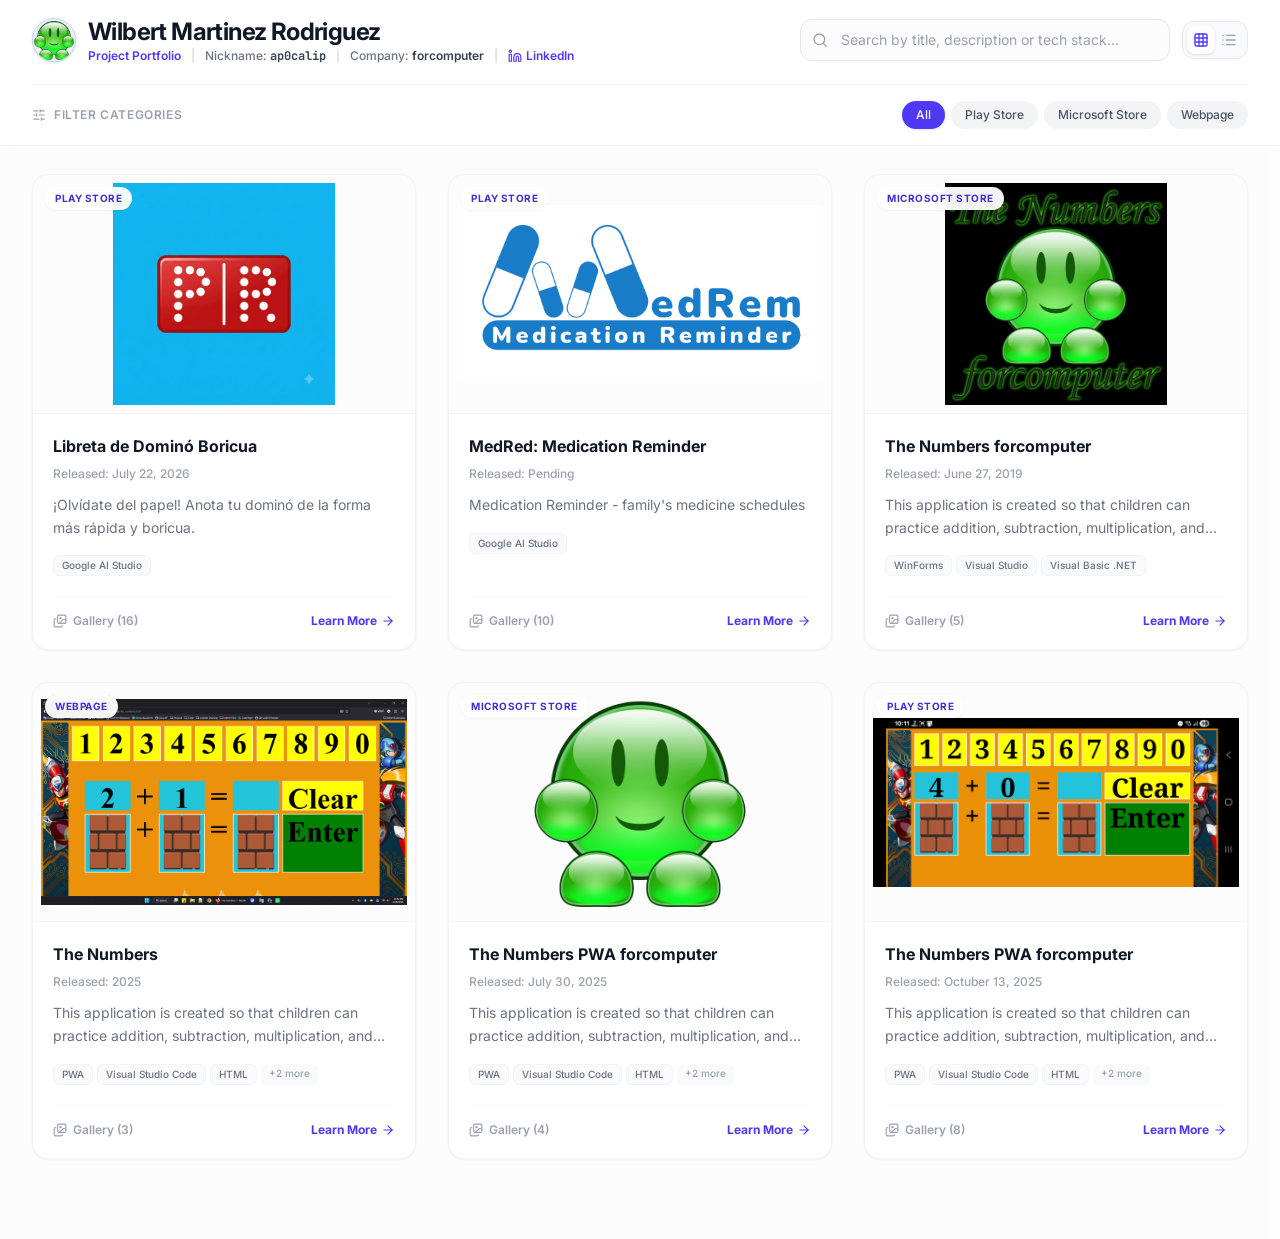
<file: index.html>
<!doctype html>
<html lang="en">
  <head>
    <meta charset="UTF-8" />
    <meta name="viewport" content="width=device-width, initial-scale=1.0" />
    <title>Wilbert Martinez Rodriguez — Project Portfolio</title>
    <link rel="icon" type="image/png" sizes="192x192" href="./192x192.png">
    <link rel="icon" type="image/png" sizes="512x512" href="./512x512.png">
    <script type="module" crossorigin src="/assets/index-BxVUSKHh.js"></script>
    <link rel="stylesheet" crossorigin href="/assets/index-DpxQ8Vhz.css">
  </head>
  <body>
    <div id="root"></div>
  </body>
</html>
</file>
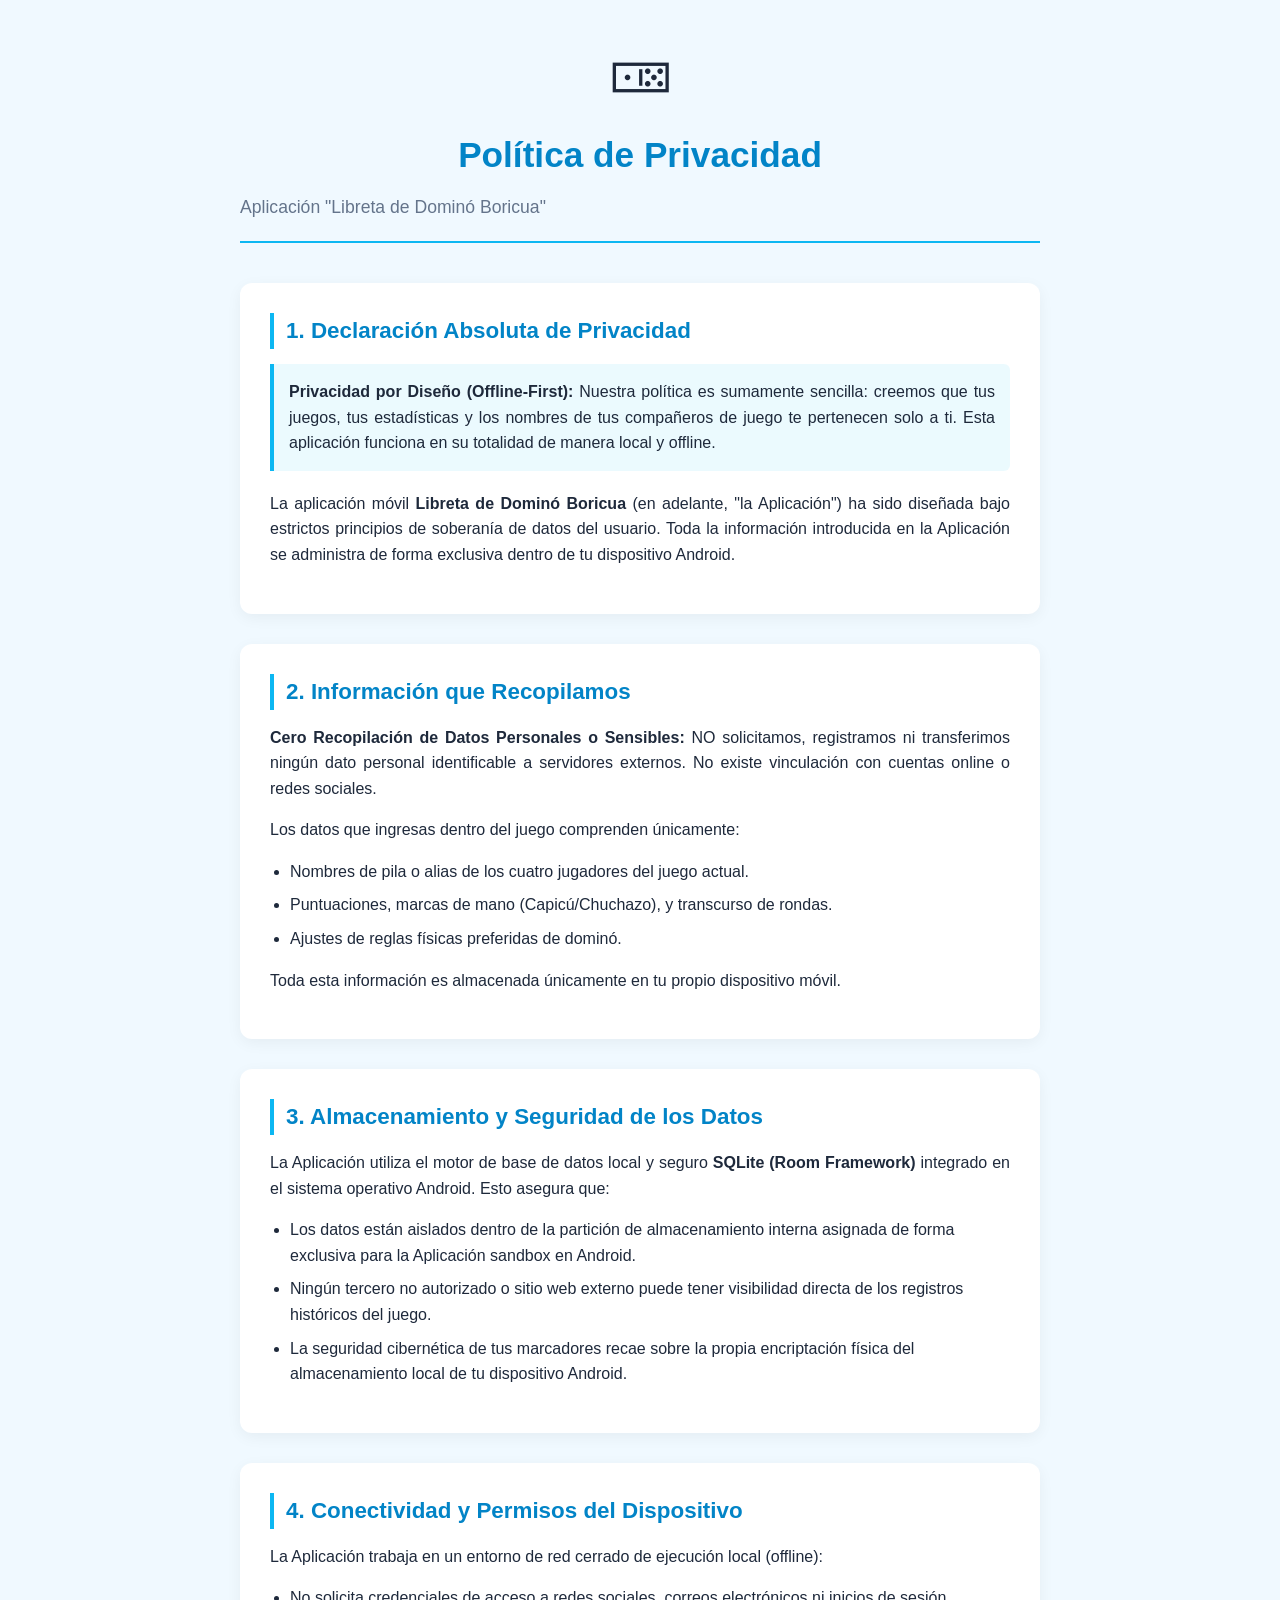
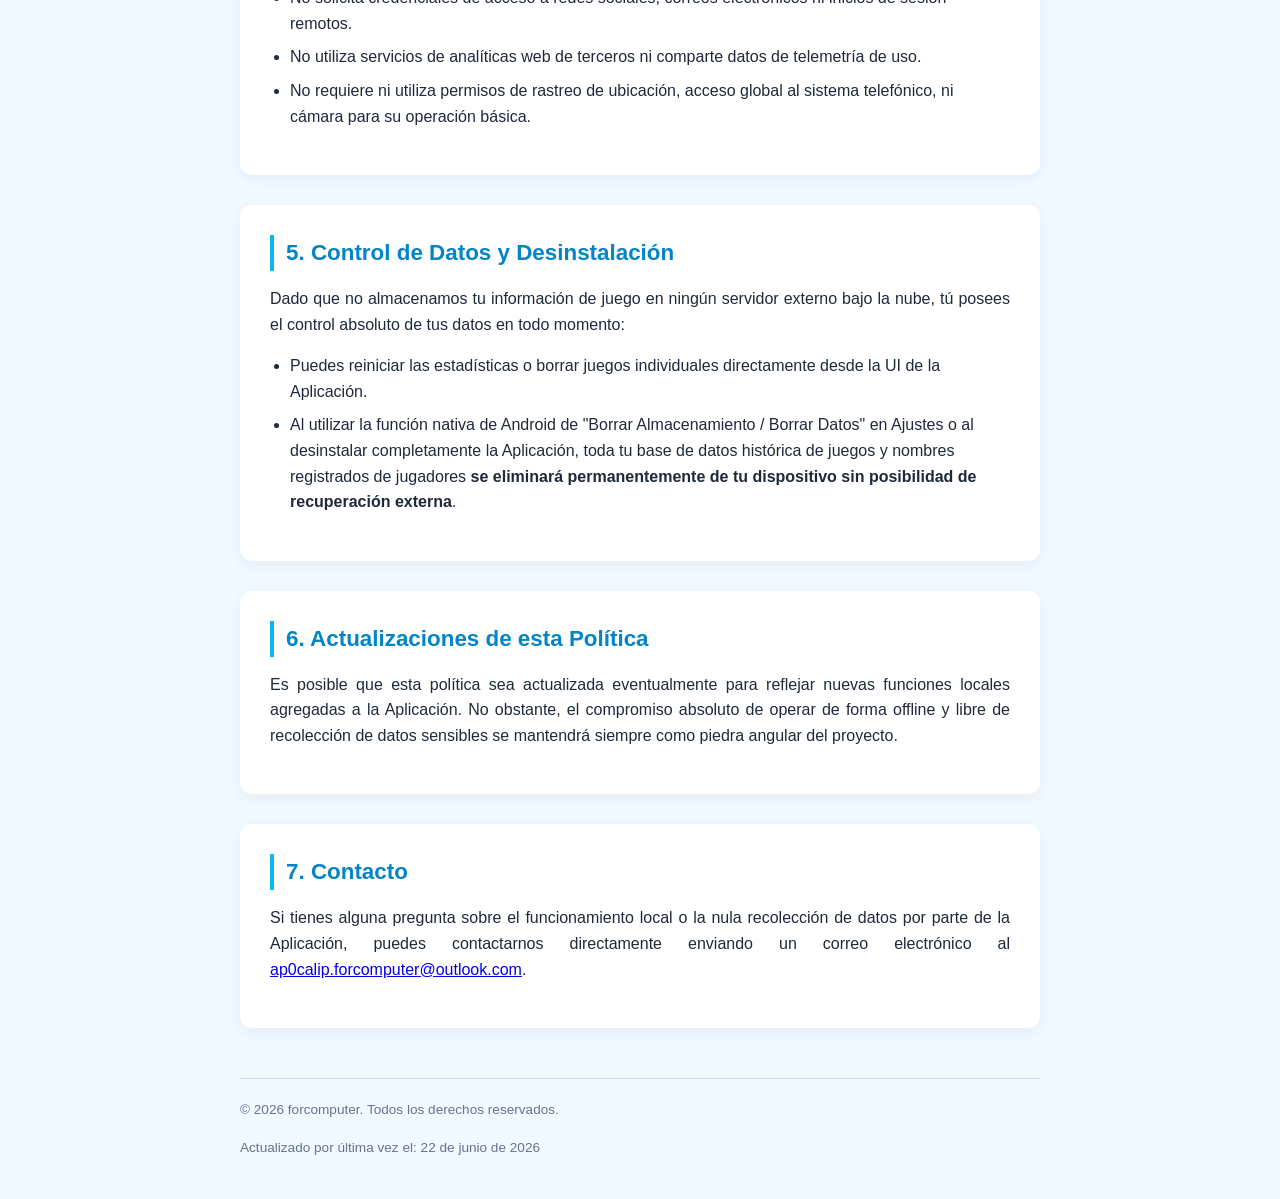
<file: domino_privacy_policy.html>
<!DOCTYPE html>
<html lang="es">
<head>
    <meta charset="UTF-8">
    <meta name="viewport" content="width=device-width, initial-scale=1.0">
    <title>Política de Privacidad - Libreta de Dominó Boricua</title>
    <style>
        :root {
            --primary: #0CB7F2;
            --primary-dark: #0284C7;
            --slate-dark: #0B132B;
            --slate-light: #1C2541;
            --background: #F0F9FF;
            --text-dark: #1E293B;
            --text-muted: #64748B;
            --card-bg: #FFFFFF;
        }

        @media (prefers-color-scheme: dark) {
            :root {
                --background: #0B132B;
                --text-dark: #F1F5F9;
                --text-muted: #94A3B8;
                --card-bg: #1C2541;
            }
        }

        body {
            font-family: -apple-system, BlinkMacSystemFont, "Segoe UI", Roboto, Helvetica, Arial, sans-serif;
            line-height: 1.6;
            color: var(--text-dark);
            background-color: var(--background);
            margin: 0;
            padding: 0;
            transition: background-color 0.3s, color 0.3s;
        }

        .container {
            max-width: 800px;
            margin: 40px auto;
            padding: 0 20px;
        }

        .header {
            text-align: center;
            margin-bottom: 40px;
            padding-bottom: 20px;
            border-bottom: 2px solid var(--primary);
        }

        .logo-symbol {
            font-size: 48px;
            margin-bottom: 10px;
            display: inline-block;
        }

        h1 {
            font-size: 2.2rem;
            margin: 0 0 10px 0;
            color: var(--primary-dark);
        }

        .subtitle {
            font-size: 1.1rem;
            color: var(--text-muted);
            margin: 0;
        }

        .card {
            background-color: var(--card-bg);
            border-radius: 12px;
            box-shadow: 0 4px 15px rgba(0, 0, 0, 0.05);
            padding: 30px;
            margin-bottom: 30px;
        }

        h2 {
            font-size: 1.4rem;
            color: var(--primary-dark);
            margin-top: 0;
            margin-bottom: 15px;
            border-left: 4px solid var(--primary);
            padding-left: 12px;
        }

        p {
            margin-top: 0;
            margin-bottom: 16px;
            text-align: justify;
        }

        ul {
            padding-left: 20px;
            margin-top: 0;
            margin-bottom: 16px;
        }

        li {
            margin-bottom: 8px;
        }

        .footer {
            text-align: center;
            font-size: 0.85rem;
            color: var(--text-muted);
            margin-top: 50px;
            border-top: 1px solid rgba(0, 0, 0, 0.1);
            padding-top: 20px;
        }

        .highlight-box {
            background-color: rgba(12, 183, 242, 0.08);
            border-left: 4px solid var(--primary);
            padding: 15px;
            border-top-right-radius: 6px;
            border-bottom-right-radius: 6px;
            margin-bottom: 20px;
        }

        .highlight-box p:last-child {
            margin-bottom: 0;
        }
    </style>
</head>
<body>

    <div class="container">
        <div class="header">
            <div class="logo-symbol">🀽</div>
            <h1>Política de Privacidad</h1>
            <p class="subtitle">Aplicación "Libreta de Dominó Boricua"</p>
        </div>

        <div class="card">
            <h2>1. Declaración Absoluta de Privacidad</h2>
            <div class="highlight-box">
                <p><strong>Privacidad por Diseño (Offline-First):</strong> Nuestra política es sumamente sencilla: creemos que tus juegos, tus estadísticas y los nombres de tus compañeros de juego te pertenecen solo a ti. Esta aplicación funciona en su totalidad de manera local y offline.</p>
            </div>
            <p>La aplicación móvil <strong>Libreta de Dominó Boricua</strong> (en adelante, "la Aplicación") ha sido diseñada bajo estrictos principios de soberanía de datos del usuario. Toda la información introducida en la Aplicación se administra de forma exclusiva dentro de tu dispositivo Android.</p>
        </div>

        <div class="card">
            <h2>2. Información que Recopilamos</h2>
            <p><strong>Cero Recopilación de Datos Personales o Sensibles:</strong> NO solicitamos, registramos ni transferimos ningún dato personal identificable a servidores externos. No existe vinculación con cuentas online o redes sociales.</p>
            <p>Los datos que ingresas dentro del juego comprenden únicamente:</p>
            <ul>
                <li>Nombres de pila o alias de los cuatro jugadores del juego actual.</li>
                <li>Puntuaciones, marcas de mano (Capicú/Chuchazo), y transcurso de rondas.</li>
                <li>Ajustes de reglas físicas preferidas de dominó.</li>
            </ul>
            <p>Toda esta información es almacenada únicamente en tu propio dispositivo móvil.</p>
        </div>

        <div class="card">
            <h2>3. Almacenamiento y Seguridad de los Datos</h2>
            <p>La Aplicación utiliza el motor de base de datos local y seguro <strong>SQLite (Room Framework)</strong> integrado en el sistema operativo Android. Esto asegura que:</p>
            <ul>
                <li>Los datos están aislados dentro de la partición de almacenamiento interna asignada de forma exclusiva para la Aplicación sandbox en Android.</li>
                <li>Ningún tercero no autorizado o sitio web externo puede tener visibilidad directa de los registros históricos del juego.</li>
                <li>La seguridad cibernética de tus marcadores recae sobre la propia encriptación física del almacenamiento local de tu dispositivo Android.</li>
            </ul>
        </div>

        <div class="card">
            <h2>4. Conectividad y Permisos del Dispositivo</h2>
            <p>La Aplicación trabaja en un entorno de red cerrado de ejecución local (offline):</p>
            <ul>
                <li>No solicita credenciales de acceso a redes sociales, correos electrónicos ni inicios de sesión remotos.</li>
                <li>No utiliza servicios de analíticas web de terceros ni comparte datos de telemetría de uso.</li>
                <li>No requiere ni utiliza permisos de rastreo de ubicación, acceso global al sistema telefónico, ni cámara para su operación básica.</li>
            </ul>
        </div>

        <div class="card">
            <h2>5. Control de Datos y Desinstalación</h2>
            <p>Dado que no almacenamos tu información de juego en ningún servidor externo bajo la nube, tú posees el control absoluto de tus datos en todo momento:</p>
            <ul>
                <li>Puedes reiniciar las estadísticas o borrar juegos individuales directamente desde la UI de la Aplicación.</li>
                <li>Al utilizar la función nativa de Android de "Borrar Almacenamiento / Borrar Datos" en Ajustes o al desinstalar completamente la Aplicación, toda tu base de datos histórica de juegos y nombres registrados de jugadores <strong>se eliminará permanentemente de tu dispositivo sin posibilidad de recuperación externa</strong>.</li>
            </ul>
        </div>

        <div class="card">
            <h2>6. Actualizaciones de esta Política</h2>
            <p>Es posible que esta política sea actualizada eventualmente para reflejar nuevas funciones locales agregadas a la Aplicación. No obstante, el compromiso absoluto de operar de forma offline y libre de recolección de datos sensibles se mantendrá siempre como piedra angular del proyecto.</p>
        </div>

        <div class="card">
            <h2>7. Contacto</h2>
            <p>Si tienes alguna pregunta sobre el funcionamiento local o la nula recolección de datos por parte de la Aplicación, puedes contactarnos directamente enviando un correo electrónico al <a href="mailto:ap0calip.forcomputer@outlook.com">ap0calip.forcomputer@outlook.com</a>.</p>
        </div>

        <div class="footer">
            <p>&copy; 2026 forcomputer. Todos los derechos reservados.</p>
            <p>Actualizado por última vez el: 22 de junio de 2026</p>
        </div>
    </div>

</body>
</html>
</file>
<file: assets/index-DpxQ8Vhz.css>
@import"https://fonts.googleapis.com/css2?family=Inter:ital,wght@0,300..900;1,300..900&family=JetBrains+Mono:ital,wght@0,100..800;1,100..800&display=swap";/*! tailwindcss v4.3.3 | MIT License | https://tailwindcss.com */@layer properties{@supports (((-webkit-hyphens:none)) and (not (margin-trim:inline))) or ((-moz-orient:inline) and (not (color:rgb(from red r g b)))){*,:before,:after,::backdrop{--tw-translate-x:0;--tw-translate-y:0;--tw-translate-z:0;--tw-scale-x:1;--tw-scale-y:1;--tw-scale-z:1;--tw-space-y-reverse:0;--tw-border-style:solid;--tw-gradient-position:initial;--tw-gradient-from:#0000;--tw-gradient-via:#0000;--tw-gradient-to:#0000;--tw-gradient-stops:initial;--tw-gradient-via-stops:initial;--tw-gradient-from-position:0%;--tw-gradient-via-position:50%;--tw-gradient-to-position:100%;--tw-leading:initial;--tw-font-weight:initial;--tw-tracking:initial;--tw-shadow:0 0 #0000;--tw-shadow-color:initial;--tw-shadow-alpha:100%;--tw-inset-shadow:0 0 #0000;--tw-inset-shadow-color:initial;--tw-inset-shadow-alpha:100%;--tw-ring-color:initial;--tw-ring-shadow:0 0 #0000;--tw-inset-ring-color:initial;--tw-inset-ring-shadow:0 0 #0000;--tw-ring-inset:initial;--tw-ring-offset-width:0px;--tw-ring-offset-color:#fff;--tw-ring-offset-shadow:0 0 #0000;--tw-blur:initial;--tw-brightness:initial;--tw-contrast:initial;--tw-grayscale:initial;--tw-hue-rotate:initial;--tw-invert:initial;--tw-opacity:initial;--tw-saturate:initial;--tw-sepia:initial;--tw-drop-shadow:initial;--tw-drop-shadow-color:initial;--tw-drop-shadow-alpha:100%;--tw-drop-shadow-size:initial;--tw-backdrop-blur:initial;--tw-backdrop-brightness:initial;--tw-backdrop-contrast:initial;--tw-backdrop-grayscale:initial;--tw-backdrop-hue-rotate:initial;--tw-backdrop-invert:initial;--tw-backdrop-opacity:initial;--tw-backdrop-saturate:initial;--tw-backdrop-sepia:initial;--tw-duration:initial}}}@layer theme{:root,:host{--font-sans:"Inter", ui-sans-serif, system-ui, sans-serif;--font-mono:"JetBrains Mono", ui-monospace, SFMono-Regular, monospace;--color-emerald-500:oklch(69.6% .17 162.48);--color-indigo-50:oklch(96.2% .018 272.314);--color-indigo-100:oklch(93% .034 272.788);--color-indigo-200:oklch(87% .065 274.039);--color-indigo-300:oklch(78.5% .115 274.713);--color-indigo-400:oklch(67.3% .182 276.935);--color-indigo-500:oklch(58.5% .233 277.117);--color-indigo-600:oklch(51.1% .262 276.966);--color-indigo-700:oklch(45.7% .24 277.023);--color-indigo-800:oklch(39.8% .195 277.366);--color-indigo-900:oklch(35.9% .144 278.697);--color-indigo-950:oklch(25.7% .09 281.288);--color-rose-50:oklch(96.9% .015 12.422);--color-rose-100:oklch(94.1% .03 12.58);--color-rose-600:oklch(58.6% .253 17.585);--color-rose-700:oklch(51.4% .222 16.935);--color-rose-900:oklch(41% .159 10.272);--color-gray-50:oklch(98.5% .002 247.839);--color-gray-100:oklch(96.7% .003 264.542);--color-gray-200:oklch(92.8% .006 264.531);--color-gray-300:oklch(87.2% .01 258.338);--color-gray-400:oklch(70.7% .022 261.325);--color-gray-500:oklch(55.1% .027 264.364);--color-gray-600:oklch(44.6% .03 256.802);--color-gray-700:oklch(37.3% .034 259.733);--color-gray-900:oklch(21% .034 264.665);--color-gray-950:oklch(13% .028 261.692);--color-black:#000;--color-white:#fff;--spacing:.25rem;--container-md:28rem;--container-3xl:48rem;--container-4xl:56rem;--container-7xl:80rem;--text-xs:.75rem;--text-xs--line-height:calc(1 / .75);--text-sm:.875rem;--text-sm--line-height:calc(1.25 / .875);--text-base:1rem;--text-base--line-height: 1.5 ;--text-lg:1.125rem;--text-lg--line-height:calc(1.75 / 1.125);--text-xl:1.25rem;--text-xl--line-height:calc(1.75 / 1.25);--text-2xl:1.5rem;--text-2xl--line-height:calc(2 / 1.5);--text-3xl:1.875rem;--text-3xl--line-height: 1.2 ;--font-weight-medium:500;--font-weight-semibold:600;--font-weight-bold:700;--font-weight-extrabold:800;--tracking-tight:-.025em;--tracking-wide:.025em;--tracking-wider:.05em;--tracking-widest:.1em;--leading-relaxed:1.625;--radius-md:.375rem;--radius-lg:.5rem;--radius-xl:.75rem;--radius-2xl:1rem;--radius-3xl:1.5rem;--animate-pulse:pulse 2s cubic-bezier(.4, 0, .6, 1) infinite;--blur-xs:4px;--blur-sm:8px;--blur-md:12px;--default-transition-duration:.15s;--default-transition-timing-function:cubic-bezier(.4, 0, .2, 1);--default-font-family:var(--font-sans);--default-mono-font-family:var(--font-mono)}}@layer base{*,:after,:before,::backdrop{box-sizing:border-box;border:0 solid;margin:0;padding:0}::file-selector-button{box-sizing:border-box;border:0 solid;margin:0;padding:0}html,:host{-webkit-text-size-adjust:100%;-moz-tab-size:4;tab-size:4;line-height:1.5;font-family:var(--default-font-family,-apple-system, BlinkMacSystemFont, "Segoe UI", Roboto, "Helvetica Neue", "Noto Sans", Arial, sans-serif, "Apple Color Emoji", "Segoe UI Emoji", "Segoe UI Symbol", "Noto Color Emoji");font-feature-settings:var(--default-font-feature-settings,normal);font-variation-settings:var(--default-font-variation-settings,normal);-webkit-tap-highlight-color:transparent}hr{height:0;color:inherit;border-top-width:1px}abbr:where([title]){-webkit-text-decoration:underline dotted;text-decoration:underline dotted}h1,h2,h3,h4,h5,h6{font-size:inherit;font-weight:inherit}a{color:inherit;-webkit-text-decoration:inherit;text-decoration:inherit}b,strong{font-weight:bolder}code,kbd,samp,pre{font-family:var(--default-mono-font-family,ui-monospace, SFMono-Regular, Menlo, Monaco, Consolas, "Liberation Mono", "Courier New", monospace);font-feature-settings:var(--default-mono-font-feature-settings,normal);font-variation-settings:var(--default-mono-font-variation-settings,normal);font-size:1em}small{font-size:80%}sub,sup{vertical-align:baseline;font-size:75%;line-height:0;position:relative}sub{bottom:-.25em}sup{top:-.5em}table{text-indent:0;border-color:inherit;border-collapse:collapse}:-moz-focusring:where(:not(iframe)){outline:auto}progress{vertical-align:baseline}summary{display:list-item}ol,ul,menu{list-style:none}img,svg,video,canvas,audio,iframe,embed,object{vertical-align:middle;display:block}img,video{max-width:100%;height:auto}button,input,select,optgroup,textarea{font:inherit;font-feature-settings:inherit;font-variation-settings:inherit;letter-spacing:inherit;color:inherit;opacity:1;background-color:#0000;border-radius:0}::file-selector-button{font:inherit;font-feature-settings:inherit;font-variation-settings:inherit;letter-spacing:inherit;color:inherit;opacity:1;background-color:#0000;border-radius:0}:where(select:is([multiple],[size])) optgroup{font-weight:bolder}:where(select:is([multiple],[size])) optgroup option{padding-inline-start:20px}::file-selector-button{margin-inline-end:4px}::placeholder{opacity:1}@supports (not ((-webkit-appearance:-apple-pay-button))) or (contain-intrinsic-size:1px){::placeholder{color:currentColor}@supports (color:color-mix(in lab,red,red)){::placeholder{color:color-mix(in oklab,currentcolor 50%,transparent)}}}textarea{resize:vertical}::-webkit-search-decoration{-webkit-appearance:none}::-webkit-date-and-time-value{min-height:1lh;text-align:inherit}::-webkit-datetime-edit{display:inline-flex}::-webkit-datetime-edit-fields-wrapper{padding:0}::-webkit-datetime-edit{padding-block:0}::-webkit-datetime-edit-year-field{padding-block:0}::-webkit-datetime-edit-month-field{padding-block:0}::-webkit-datetime-edit-day-field{padding-block:0}::-webkit-datetime-edit-hour-field{padding-block:0}::-webkit-datetime-edit-minute-field{padding-block:0}::-webkit-datetime-edit-second-field{padding-block:0}::-webkit-datetime-edit-millisecond-field{padding-block:0}::-webkit-datetime-edit-meridiem-field{padding-block:0}::-webkit-calendar-picker-indicator{line-height:1}:-moz-ui-invalid{box-shadow:none}button,input:where([type=button],[type=reset],[type=submit]){-webkit-appearance:button;-moz-appearance:button;appearance:button}::file-selector-button{-webkit-appearance:button;-moz-appearance:button;appearance:button}::-webkit-inner-spin-button{height:auto}::-webkit-outer-spin-button{height:auto}[hidden]:where(:not([hidden=until-found])){display:none!important}}@layer components;@layer utilities{.absolute{position:absolute}.fixed{position:fixed}.relative{position:relative}.static{position:static}.sticky{position:sticky}.inset-0{top:0;right:0;bottom:0;left:0}.top-0{top:0}.top-1\/2{top:50%}.top-3{top:calc(var(--spacing) * 3)}.top-4{top:calc(var(--spacing) * 4)}.right-1{right:var(--spacing)}.right-2{right:calc(var(--spacing) * 2)}.right-3{right:calc(var(--spacing) * 3)}.right-4{right:calc(var(--spacing) * 4)}.bottom-1{bottom:var(--spacing)}.left-2{left:calc(var(--spacing) * 2)}.left-3{left:calc(var(--spacing) * 3)}.z-10{z-index:10}.z-40{z-index:40}.z-50{z-index:50}.container{width:100%}@media(min-width:40rem){.container{max-width:40rem}}@media(min-width:48rem){.container{max-width:48rem}}@media(min-width:64rem){.container{max-width:64rem}}@media(min-width:80rem){.container{max-width:80rem}}@media(min-width:96rem){.container{max-width:96rem}}.-mx-4{margin-inline:calc(var(--spacing) * -4)}.mx-auto{margin-inline:auto}.mt-0\.5{margin-top:calc(var(--spacing) * .5)}.mt-1{margin-top:var(--spacing)}.mt-2{margin-top:calc(var(--spacing) * 2)}.mt-3{margin-top:calc(var(--spacing) * 3)}.mt-4{margin-top:calc(var(--spacing) * 4)}.mt-5{margin-top:calc(var(--spacing) * 5)}.mt-6{margin-top:calc(var(--spacing) * 6)}.mt-12{margin-top:calc(var(--spacing) * 12)}.mb-4{margin-bottom:calc(var(--spacing) * 4)}.line-clamp-1{-webkit-line-clamp:1;-webkit-box-orient:vertical;display:-webkit-box;overflow:hidden}.line-clamp-2{-webkit-line-clamp:2;-webkit-box-orient:vertical;display:-webkit-box;overflow:hidden}.contents{display:contents}.flex{display:flex}.grid{display:grid}.hidden{display:none}.inline-block{display:inline-block}.inline-flex{display:inline-flex}.aspect-\[16\/10\]{aspect-ratio:16/10}.h-1{height:var(--spacing)}.h-1\.5{height:calc(var(--spacing) * 1.5)}.h-3{height:calc(var(--spacing) * 3)}.h-3\.5{height:calc(var(--spacing) * 3.5)}.h-4{height:calc(var(--spacing) * 4)}.h-5{height:calc(var(--spacing) * 5)}.h-6{height:calc(var(--spacing) * 6)}.h-8{height:calc(var(--spacing) * 8)}.h-10{height:calc(var(--spacing) * 10)}.h-11{height:calc(var(--spacing) * 11)}.h-12{height:calc(var(--spacing) * 12)}.h-24{height:calc(var(--spacing) * 24)}.h-48{height:calc(var(--spacing) * 48)}.h-full{height:100%}.max-h-\[58vh\]{max-height:58vh}.max-h-\[60vh\]{max-height:60vh}.max-h-\[calc\(100vh-2\.5rem\)\]{max-height:calc(100vh - 2.5rem)}.min-h-screen{min-height:100vh}.w-1\.5{width:calc(var(--spacing) * 1.5)}.w-1\/3{width:33.3333%}.w-1\/4{width:25%}.w-2\/3{width:66.6667%}.w-3{width:calc(var(--spacing) * 3)}.w-3\.5{width:calc(var(--spacing) * 3.5)}.w-4{width:calc(var(--spacing) * 4)}.w-5{width:calc(var(--spacing) * 5)}.w-5\/6{width:83.3333%}.w-6{width:calc(var(--spacing) * 6)}.w-8{width:calc(var(--spacing) * 8)}.w-10{width:calc(var(--spacing) * 10)}.w-11{width:calc(var(--spacing) * 11)}.w-12{width:calc(var(--spacing) * 12)}.w-20{width:calc(var(--spacing) * 20)}.w-full{width:100%}.max-w-3xl{max-width:var(--container-3xl)}.max-w-4xl{max-width:var(--container-4xl)}.max-w-7xl{max-width:var(--container-7xl)}.max-w-full{max-width:100%}.max-w-md{max-width:var(--container-md)}.flex-1{flex:1}.shrink-0{flex-shrink:0}.-translate-y-1\/2{--tw-translate-y: -50% ;translate:var(--tw-translate-x) var(--tw-translate-y)}.scale-105{--tw-scale-x:105%;--tw-scale-y:105%;--tw-scale-z:105%;scale:var(--tw-scale-x) var(--tw-scale-y)}.animate-pulse{animation:var(--animate-pulse)}.cursor-pointer{cursor:pointer}.grid-cols-1{grid-template-columns:repeat(1,minmax(0,1fr))}.flex-col{flex-direction:column}.flex-wrap{flex-wrap:wrap}.items-center{align-items:center}.items-end{align-items:flex-end}.items-start{align-items:flex-start}.justify-between{justify-content:space-between}.justify-center{justify-content:center}.gap-1{gap:var(--spacing)}.gap-1\.5{gap:calc(var(--spacing) * 1.5)}.gap-2{gap:calc(var(--spacing) * 2)}.gap-2\.5{gap:calc(var(--spacing) * 2.5)}.gap-3{gap:calc(var(--spacing) * 3)}.gap-4{gap:calc(var(--spacing) * 4)}.gap-6{gap:calc(var(--spacing) * 6)}.gap-8{gap:calc(var(--spacing) * 8)}:where(.space-y-2>:not(:last-child)){--tw-space-y-reverse:0;margin-block-start:calc(calc(var(--spacing) * 2) * var(--tw-space-y-reverse));margin-block-end:calc(calc(var(--spacing) * 2) * calc(1 - var(--tw-space-y-reverse)))}:where(.space-y-2\.5>:not(:last-child)){--tw-space-y-reverse:0;margin-block-start:calc(calc(var(--spacing) * 2.5) * var(--tw-space-y-reverse));margin-block-end:calc(calc(var(--spacing) * 2.5) * calc(1 - var(--tw-space-y-reverse)))}:where(.space-y-4>:not(:last-child)){--tw-space-y-reverse:0;margin-block-start:calc(calc(var(--spacing) * 4) * var(--tw-space-y-reverse));margin-block-end:calc(calc(var(--spacing) * 4) * calc(1 - var(--tw-space-y-reverse)))}:where(.space-y-6>:not(:last-child)){--tw-space-y-reverse:0;margin-block-start:calc(calc(var(--spacing) * 6) * var(--tw-space-y-reverse));margin-block-end:calc(calc(var(--spacing) * 6) * calc(1 - var(--tw-space-y-reverse)))}.gap-x-2\.5{column-gap:calc(var(--spacing) * 2.5)}.gap-x-4{column-gap:calc(var(--spacing) * 4)}.gap-y-1{row-gap:var(--spacing)}.gap-y-1\.5{row-gap:calc(var(--spacing) * 1.5)}.overflow-hidden{overflow:hidden}.overflow-x-auto{overflow-x:auto}.overflow-y-auto{overflow-y:auto}.scroll-smooth{scroll-behavior:smooth}.rounded{border-radius:.25rem}.rounded-2xl{border-radius:var(--radius-2xl)}.rounded-3xl{border-radius:var(--radius-3xl)}.rounded-full{border-radius:3.40282e38px}.rounded-lg{border-radius:var(--radius-lg)}.rounded-md{border-radius:var(--radius-md)}.rounded-xl{border-radius:var(--radius-xl)}.border{border-style:var(--tw-border-style);border-width:1px}.border-2{border-style:var(--tw-border-style);border-width:2px}.border-t{border-top-style:var(--tw-border-style);border-top-width:1px}.border-b{border-bottom-style:var(--tw-border-style);border-bottom-width:1px}.border-dashed{--tw-border-style:dashed;border-style:dashed}.border-gray-50{border-color:var(--color-gray-50)}.border-gray-100{border-color:var(--color-gray-100)}.border-gray-100\/50{border-color:#f3f4f680}@supports (color:color-mix(in lab,red,red)){.border-gray-100\/50{border-color:color-mix(in oklab,var(--color-gray-100) 50%,transparent)}}.border-gray-200{border-color:var(--color-gray-200)}.border-gray-200\/80{border-color:#e5e7ebcc}@supports (color:color-mix(in lab,red,red)){.border-gray-200\/80{border-color:color-mix(in oklab,var(--color-gray-200) 80%,transparent)}}.border-indigo-100{border-color:var(--color-indigo-100)}.border-indigo-100\/30{border-color:#e0e7ff4d}@supports (color:color-mix(in lab,red,red)){.border-indigo-100\/30{border-color:color-mix(in oklab,var(--color-indigo-100) 30%,transparent)}}.border-indigo-200{border-color:var(--color-indigo-200)}.border-indigo-500{border-color:var(--color-indigo-500)}.border-rose-100{border-color:var(--color-rose-100)}.border-transparent{border-color:#0000}.border-white\/5{border-color:#ffffff0d}@supports (color:color-mix(in lab,red,red)){.border-white\/5{border-color:color-mix(in oklab,var(--color-white) 5%,transparent)}}.bg-black\/40{background-color:#0006}@supports (color:color-mix(in lab,red,red)){.bg-black\/40{background-color:color-mix(in oklab,var(--color-black) 40%,transparent)}}.bg-black\/60{background-color:#0009}@supports (color:color-mix(in lab,red,red)){.bg-black\/60{background-color:color-mix(in oklab,var(--color-black) 60%,transparent)}}.bg-gray-50{background-color:var(--color-gray-50)}.bg-gray-50\/50{background-color:#f9fafb80}@supports (color:color-mix(in lab,red,red)){.bg-gray-50\/50{background-color:color-mix(in oklab,var(--color-gray-50) 50%,transparent)}}.bg-gray-100{background-color:var(--color-gray-100)}.bg-gray-200{background-color:var(--color-gray-200)}.bg-gray-300{background-color:var(--color-gray-300)}.bg-gray-950\/60{background-color:#03071299}@supports (color:color-mix(in lab,red,red)){.bg-gray-950\/60{background-color:color-mix(in oklab,var(--color-gray-950) 60%,transparent)}}.bg-gray-950\/98{background-color:#030712fa}@supports (color:color-mix(in lab,red,red)){.bg-gray-950\/98{background-color:color-mix(in oklab,var(--color-gray-950) 98%,transparent)}}.bg-indigo-50{background-color:var(--color-indigo-50)}.bg-indigo-50\/30{background-color:#eef2ff4d}@supports (color:color-mix(in lab,red,red)){.bg-indigo-50\/30{background-color:color-mix(in oklab,var(--color-indigo-50) 30%,transparent)}}.bg-indigo-50\/40{background-color:#eef2ff66}@supports (color:color-mix(in lab,red,red)){.bg-indigo-50\/40{background-color:color-mix(in oklab,var(--color-indigo-50) 40%,transparent)}}.bg-indigo-600{background-color:var(--color-indigo-600)}.bg-indigo-950{background-color:var(--color-indigo-950)}.bg-rose-50\/50{background-color:#fff1f280}@supports (color:color-mix(in lab,red,red)){.bg-rose-50\/50{background-color:color-mix(in oklab,var(--color-rose-50) 50%,transparent)}}.bg-rose-100{background-color:var(--color-rose-100)}.bg-rose-600{background-color:var(--color-rose-600)}.bg-white{background-color:var(--color-white)}.bg-white\/5{background-color:#ffffff0d}@supports (color:color-mix(in lab,red,red)){.bg-white\/5{background-color:color-mix(in oklab,var(--color-white) 5%,transparent)}}.bg-white\/80{background-color:#fffc}@supports (color:color-mix(in lab,red,red)){.bg-white\/80{background-color:color-mix(in oklab,var(--color-white) 80%,transparent)}}.bg-white\/90{background-color:#ffffffe6}@supports (color:color-mix(in lab,red,red)){.bg-white\/90{background-color:color-mix(in oklab,var(--color-white) 90%,transparent)}}.bg-white\/95{background-color:#fffffff2}@supports (color:color-mix(in lab,red,red)){.bg-white\/95{background-color:color-mix(in oklab,var(--color-white) 95%,transparent)}}.bg-gradient-to-t{--tw-gradient-position:to top in oklab;background-image:linear-gradient(var(--tw-gradient-stops))}.from-black\/50{--tw-gradient-from:#00000080}@supports (color:color-mix(in lab,red,red)){.from-black\/50{--tw-gradient-from:color-mix(in oklab, var(--color-black) 50%, transparent)}}.from-black\/50{--tw-gradient-stops:var(--tw-gradient-via-stops,var(--tw-gradient-position), var(--tw-gradient-from) var(--tw-gradient-from-position), var(--tw-gradient-to) var(--tw-gradient-to-position))}.from-white\/10{--tw-gradient-from:#ffffff1a}@supports (color:color-mix(in lab,red,red)){.from-white\/10{--tw-gradient-from:color-mix(in oklab, var(--color-white) 10%, transparent)}}.from-white\/10{--tw-gradient-stops:var(--tw-gradient-via-stops,var(--tw-gradient-position), var(--tw-gradient-from) var(--tw-gradient-from-position), var(--tw-gradient-to) var(--tw-gradient-to-position))}.via-transparent{--tw-gradient-via:transparent;--tw-gradient-via-stops:var(--tw-gradient-position), var(--tw-gradient-from) var(--tw-gradient-from-position), var(--tw-gradient-via) var(--tw-gradient-via-position), var(--tw-gradient-to) var(--tw-gradient-to-position);--tw-gradient-stops:var(--tw-gradient-via-stops)}.to-black\/20{--tw-gradient-to:#0003}@supports (color:color-mix(in lab,red,red)){.to-black\/20{--tw-gradient-to:color-mix(in oklab, var(--color-black) 20%, transparent)}}.to-black\/20{--tw-gradient-stops:var(--tw-gradient-via-stops,var(--tw-gradient-position), var(--tw-gradient-from) var(--tw-gradient-from-position), var(--tw-gradient-to) var(--tw-gradient-to-position))}.to-transparent{--tw-gradient-to:transparent;--tw-gradient-stops:var(--tw-gradient-via-stops,var(--tw-gradient-position), var(--tw-gradient-from) var(--tw-gradient-from-position), var(--tw-gradient-to) var(--tw-gradient-to-position))}.object-contain{object-fit:contain}.object-cover{object-fit:cover}.p-1{padding:var(--spacing)}.p-1\.5{padding:calc(var(--spacing) * 1.5)}.p-2{padding:calc(var(--spacing) * 2)}.p-3\.5{padding:calc(var(--spacing) * 3.5)}.p-4{padding:calc(var(--spacing) * 4)}.p-5{padding:calc(var(--spacing) * 5)}.p-6{padding:calc(var(--spacing) * 6)}.p-8{padding:calc(var(--spacing) * 8)}.px-1{padding-inline:var(--spacing)}.px-2{padding-inline:calc(var(--spacing) * 2)}.px-2\.5{padding-inline:calc(var(--spacing) * 2.5)}.px-3{padding-inline:calc(var(--spacing) * 3)}.px-3\.5{padding-inline:calc(var(--spacing) * 3.5)}.px-4{padding-inline:calc(var(--spacing) * 4)}.px-6{padding-inline:calc(var(--spacing) * 6)}.py-0\.5{padding-block:calc(var(--spacing) * .5)}.py-1{padding-block:var(--spacing)}.py-1\.5{padding-block:calc(var(--spacing) * 1.5)}.py-2{padding-block:calc(var(--spacing) * 2)}.py-2\.5{padding-block:calc(var(--spacing) * 2.5)}.py-3{padding-block:calc(var(--spacing) * 3)}.py-4{padding-block:calc(var(--spacing) * 4)}.py-6{padding-block:calc(var(--spacing) * 6)}.pt-2{padding-top:calc(var(--spacing) * 2)}.pt-4{padding-top:calc(var(--spacing) * 4)}.pt-5{padding-top:calc(var(--spacing) * 5)}.pr-4{padding-right:calc(var(--spacing) * 4)}.pb-1{padding-bottom:var(--spacing)}.pb-2{padding-bottom:calc(var(--spacing) * 2)}.pb-3{padding-bottom:calc(var(--spacing) * 3)}.pb-20{padding-bottom:calc(var(--spacing) * 20)}.pl-10{padding-left:calc(var(--spacing) * 10)}.text-center{text-align:center}.font-mono{font-family:var(--font-mono)}.font-sans{font-family:var(--font-sans)}.text-base{font-size:var(--text-base);line-height:var(--tw-leading,var(--text-base--line-height))}.text-lg{font-size:var(--text-lg);line-height:var(--tw-leading,var(--text-lg--line-height))}.text-sm{font-size:var(--text-sm);line-height:var(--tw-leading,var(--text-sm--line-height))}.text-xl{font-size:var(--text-xl);line-height:var(--tw-leading,var(--text-xl--line-height))}.text-xs{font-size:var(--text-xs);line-height:var(--tw-leading,var(--text-xs--line-height))}.text-\[8px\]{font-size:8px}.text-\[10px\]{font-size:10px}.text-\[11px\]{font-size:11px}.leading-relaxed{--tw-leading:var(--leading-relaxed);line-height:var(--leading-relaxed)}.font-bold{--tw-font-weight:var(--font-weight-bold);font-weight:var(--font-weight-bold)}.font-extrabold{--tw-font-weight:var(--font-weight-extrabold);font-weight:var(--font-weight-extrabold)}.font-medium{--tw-font-weight:var(--font-weight-medium);font-weight:var(--font-weight-medium)}.font-semibold{--tw-font-weight:var(--font-weight-semibold);font-weight:var(--font-weight-semibold)}.tracking-tight{--tw-tracking:var(--tracking-tight);letter-spacing:var(--tracking-tight)}.tracking-wide{--tw-tracking:var(--tracking-wide);letter-spacing:var(--tracking-wide)}.tracking-wider{--tw-tracking:var(--tracking-wider);letter-spacing:var(--tracking-wider)}.tracking-widest{--tw-tracking:var(--tracking-widest);letter-spacing:var(--tracking-widest)}.whitespace-nowrap{white-space:nowrap}.text-emerald-500{color:var(--color-emerald-500)}.text-gray-100{color:var(--color-gray-100)}.text-gray-300{color:var(--color-gray-300)}.text-gray-400{color:var(--color-gray-400)}.text-gray-500{color:var(--color-gray-500)}.text-gray-600{color:var(--color-gray-600)}.text-gray-700{color:var(--color-gray-700)}.text-gray-900{color:var(--color-gray-900)}.text-indigo-400{color:var(--color-indigo-400)}.text-indigo-500{color:var(--color-indigo-500)}.text-indigo-600{color:var(--color-indigo-600)}.text-indigo-700{color:var(--color-indigo-700)}.text-rose-600{color:var(--color-rose-600)}.text-rose-700{color:var(--color-rose-700)}.text-rose-900{color:var(--color-rose-900)}.text-white{color:var(--color-white)}.uppercase{text-transform:uppercase}.underline{text-decoration-line:underline}.antialiased{-webkit-font-smoothing:antialiased;-moz-osx-font-smoothing:grayscale}.opacity-0{opacity:0}.opacity-25{opacity:.25}.opacity-40{opacity:.4}.opacity-100{opacity:1}.shadow-2xl{--tw-shadow:0 25px 50px -12px var(--tw-shadow-color,#00000040);box-shadow:var(--tw-inset-shadow),var(--tw-inset-ring-shadow),var(--tw-ring-offset-shadow),var(--tw-ring-shadow),var(--tw-shadow)}.shadow-2xs{--tw-shadow:0 1px var(--tw-shadow-color,#0000000d);box-shadow:var(--tw-inset-shadow),var(--tw-inset-ring-shadow),var(--tw-ring-offset-shadow),var(--tw-ring-shadow),var(--tw-shadow)}.shadow-md{--tw-shadow:0 4px 6px -1px var(--tw-shadow-color,#0000001a), 0 2px 4px -2px var(--tw-shadow-color,#0000001a);box-shadow:var(--tw-inset-shadow),var(--tw-inset-ring-shadow),var(--tw-ring-offset-shadow),var(--tw-ring-shadow),var(--tw-shadow)}.shadow-sm{--tw-shadow:0 1px 3px 0 var(--tw-shadow-color,#0000001a), 0 1px 2px -1px var(--tw-shadow-color,#0000001a);box-shadow:var(--tw-inset-shadow),var(--tw-inset-ring-shadow),var(--tw-ring-offset-shadow),var(--tw-ring-shadow),var(--tw-shadow)}.shadow-xs{--tw-shadow:0 1px 2px 0 var(--tw-shadow-color,#0000000d);box-shadow:var(--tw-inset-shadow),var(--tw-inset-ring-shadow),var(--tw-ring-offset-shadow),var(--tw-ring-shadow),var(--tw-shadow)}.shadow-indigo-100{--tw-shadow-color:oklch(93% .034 272.788)}@supports (color:color-mix(in lab,red,red)){.shadow-indigo-100{--tw-shadow-color:color-mix(in oklab, var(--color-indigo-100) var(--tw-shadow-alpha), transparent)}}.shadow-indigo-500\/20{--tw-shadow-color:#625fff33}@supports (color:color-mix(in lab,red,red)){.shadow-indigo-500\/20{--tw-shadow-color:color-mix(in oklab, color-mix(in oklab, var(--color-indigo-500) 20%, transparent) var(--tw-shadow-alpha), transparent)}}.blur-xs{--tw-blur:blur(var(--blur-xs));filter:var(--tw-blur,) var(--tw-brightness,) var(--tw-contrast,) var(--tw-grayscale,) var(--tw-hue-rotate,) var(--tw-invert,) var(--tw-saturate,) var(--tw-sepia,) var(--tw-drop-shadow,)}.filter{filter:var(--tw-blur,) var(--tw-brightness,) var(--tw-contrast,) var(--tw-grayscale,) var(--tw-hue-rotate,) var(--tw-invert,) var(--tw-saturate,) var(--tw-sepia,) var(--tw-drop-shadow,)}.backdrop-blur-md{--tw-backdrop-blur:blur(var(--blur-md));-webkit-backdrop-filter:var(--tw-backdrop-blur,) var(--tw-backdrop-brightness,) var(--tw-backdrop-contrast,) var(--tw-backdrop-grayscale,) var(--tw-backdrop-hue-rotate,) var(--tw-backdrop-invert,) var(--tw-backdrop-opacity,) var(--tw-backdrop-saturate,) var(--tw-backdrop-sepia,);backdrop-filter:var(--tw-backdrop-blur,) var(--tw-backdrop-brightness,) var(--tw-backdrop-contrast,) var(--tw-backdrop-grayscale,) var(--tw-backdrop-hue-rotate,) var(--tw-backdrop-invert,) var(--tw-backdrop-opacity,) var(--tw-backdrop-saturate,) var(--tw-backdrop-sepia,)}.backdrop-blur-sm{--tw-backdrop-blur:blur(var(--blur-sm));-webkit-backdrop-filter:var(--tw-backdrop-blur,) var(--tw-backdrop-brightness,) var(--tw-backdrop-contrast,) var(--tw-backdrop-grayscale,) var(--tw-backdrop-hue-rotate,) var(--tw-backdrop-invert,) var(--tw-backdrop-opacity,) var(--tw-backdrop-saturate,) var(--tw-backdrop-sepia,);backdrop-filter:var(--tw-backdrop-blur,) var(--tw-backdrop-brightness,) var(--tw-backdrop-contrast,) var(--tw-backdrop-grayscale,) var(--tw-backdrop-hue-rotate,) var(--tw-backdrop-invert,) var(--tw-backdrop-opacity,) var(--tw-backdrop-saturate,) var(--tw-backdrop-sepia,)}.backdrop-blur-xs{--tw-backdrop-blur:blur(var(--blur-xs));-webkit-backdrop-filter:var(--tw-backdrop-blur,) var(--tw-backdrop-brightness,) var(--tw-backdrop-contrast,) var(--tw-backdrop-grayscale,) var(--tw-backdrop-hue-rotate,) var(--tw-backdrop-invert,) var(--tw-backdrop-opacity,) var(--tw-backdrop-saturate,) var(--tw-backdrop-sepia,);backdrop-filter:var(--tw-backdrop-blur,) var(--tw-backdrop-brightness,) var(--tw-backdrop-contrast,) var(--tw-backdrop-grayscale,) var(--tw-backdrop-hue-rotate,) var(--tw-backdrop-invert,) var(--tw-backdrop-opacity,) var(--tw-backdrop-saturate,) var(--tw-backdrop-sepia,)}.transition{transition-property:color,background-color,border-color,outline-color,text-decoration-color,fill,stroke,--tw-gradient-from,--tw-gradient-via,--tw-gradient-to,opacity,box-shadow,transform,translate,scale,rotate,filter,-webkit-backdrop-filter,backdrop-filter,display,content-visibility,overlay,pointer-events;transition-timing-function:var(--tw-ease,var(--default-transition-timing-function));transition-duration:var(--tw-duration,var(--default-transition-duration))}.transition-all{transition-property:all;transition-timing-function:var(--tw-ease,var(--default-transition-timing-function));transition-duration:var(--tw-duration,var(--default-transition-duration))}.transition-colors{transition-property:color,background-color,border-color,outline-color,text-decoration-color,fill,stroke,--tw-gradient-from,--tw-gradient-via,--tw-gradient-to;transition-timing-function:var(--tw-ease,var(--default-transition-timing-function));transition-duration:var(--tw-duration,var(--default-transition-duration))}.transition-opacity{transition-property:opacity;transition-timing-function:var(--tw-ease,var(--default-transition-timing-function));transition-duration:var(--tw-duration,var(--default-transition-duration))}.transition-transform{transition-property:transform,translate,scale,rotate;transition-timing-function:var(--tw-ease,var(--default-transition-timing-function));transition-duration:var(--tw-duration,var(--default-transition-duration))}.duration-300{--tw-duration:.3s;transition-duration:.3s}.duration-500{--tw-duration:.5s;transition-duration:.5s}.outline-none{--tw-outline-style:none;outline-style:none}@media(hover:hover){.group-hover\:translate-x-0\.5:is(:where(.group):hover *){--tw-translate-x:calc(var(--spacing) * .5);translate:var(--tw-translate-x) var(--tw-translate-y)}.group-hover\:scale-102:is(:where(.group):hover *){--tw-scale-x:102%;--tw-scale-y:102%;--tw-scale-z:102%;scale:var(--tw-scale-x) var(--tw-scale-y)}.group-hover\:scale-110:is(:where(.group):hover *){--tw-scale-x:110%;--tw-scale-y:110%;--tw-scale-z:110%;scale:var(--tw-scale-x) var(--tw-scale-y)}.group-hover\:text-indigo-600:is(:where(.group):hover *){color:var(--color-indigo-600)}.group-hover\:opacity-100:is(:where(.group):hover *){opacity:1}}.selection\:bg-indigo-100 ::selection{background-color:var(--color-indigo-100)}.selection\:bg-indigo-100::selection{background-color:var(--color-indigo-100)}.selection\:text-indigo-900 ::selection{color:var(--color-indigo-900)}.selection\:text-indigo-900::selection{color:var(--color-indigo-900)}.placeholder\:text-gray-400::placeholder{color:var(--color-gray-400)}@media(hover:hover){.hover\:-translate-y-1:hover{--tw-translate-y:calc(var(--spacing) * -1);translate:var(--tw-translate-x) var(--tw-translate-y)}.hover\:scale-105:hover{--tw-scale-x:105%;--tw-scale-y:105%;--tw-scale-z:105%;scale:var(--tw-scale-x) var(--tw-scale-y)}.hover\:border-gray-300:hover{border-color:var(--color-gray-300)}.hover\:border-indigo-100:hover{border-color:var(--color-indigo-100)}.hover\:border-indigo-300:hover{border-color:var(--color-indigo-300)}.hover\:bg-black\/60:hover{background-color:#0009}@supports (color:color-mix(in lab,red,red)){.hover\:bg-black\/60:hover{background-color:color-mix(in oklab,var(--color-black) 60%,transparent)}}.hover\:bg-gray-50:hover{background-color:var(--color-gray-50)}.hover\:bg-gray-100:hover{background-color:var(--color-gray-100)}.hover\:bg-gray-200\/80:hover{background-color:#e5e7ebcc}@supports (color:color-mix(in lab,red,red)){.hover\:bg-gray-200\/80:hover{background-color:color-mix(in oklab,var(--color-gray-200) 80%,transparent)}}.hover\:bg-indigo-50:hover{background-color:var(--color-indigo-50)}.hover\:bg-indigo-600:hover{background-color:var(--color-indigo-600)}.hover\:bg-indigo-700:hover{background-color:var(--color-indigo-700)}.hover\:bg-rose-700:hover{background-color:var(--color-rose-700)}.hover\:bg-white:hover{background-color:var(--color-white)}.hover\:bg-white\/10:hover{background-color:#ffffff1a}@supports (color:color-mix(in lab,red,red)){.hover\:bg-white\/10:hover{background-color:color-mix(in oklab,var(--color-white) 10%,transparent)}}.hover\:text-gray-600:hover{color:var(--color-gray-600)}.hover\:text-indigo-600:hover{color:var(--color-indigo-600)}.hover\:text-indigo-800:hover{color:var(--color-indigo-800)}.hover\:text-white:hover{color:var(--color-white)}.hover\:opacity-75:hover{opacity:.75}.hover\:shadow-lg:hover{--tw-shadow:0 10px 15px -3px var(--tw-shadow-color,#0000001a), 0 4px 6px -4px var(--tw-shadow-color,#0000001a);box-shadow:var(--tw-inset-shadow),var(--tw-inset-ring-shadow),var(--tw-ring-offset-shadow),var(--tw-ring-shadow),var(--tw-shadow)}.hover\:shadow-md:hover{--tw-shadow:0 4px 6px -1px var(--tw-shadow-color,#0000001a), 0 2px 4px -2px var(--tw-shadow-color,#0000001a);box-shadow:var(--tw-inset-shadow),var(--tw-inset-ring-shadow),var(--tw-ring-offset-shadow),var(--tw-ring-shadow),var(--tw-shadow)}.hover\:ring-4:hover{--tw-ring-shadow:var(--tw-ring-inset,) 0 0 0 calc(4px + var(--tw-ring-offset-width)) var(--tw-ring-color,currentcolor);box-shadow:var(--tw-inset-shadow),var(--tw-inset-ring-shadow),var(--tw-ring-offset-shadow),var(--tw-ring-shadow),var(--tw-shadow)}.hover\:shadow-indigo-200:hover{--tw-shadow-color:oklch(87% .065 274.039)}@supports (color:color-mix(in lab,red,red)){.hover\:shadow-indigo-200:hover{--tw-shadow-color:color-mix(in oklab, var(--color-indigo-200) var(--tw-shadow-alpha), transparent)}}.hover\:ring-indigo-100:hover{--tw-ring-color:var(--color-indigo-100)}}.focus\:border-indigo-500:focus{border-color:var(--color-indigo-500)}.focus\:bg-white:focus{background-color:var(--color-white)}.focus\:ring-2:focus{--tw-ring-shadow:var(--tw-ring-inset,) 0 0 0 calc(2px + var(--tw-ring-offset-width)) var(--tw-ring-color,currentcolor);box-shadow:var(--tw-inset-shadow),var(--tw-inset-ring-shadow),var(--tw-ring-offset-shadow),var(--tw-ring-shadow),var(--tw-shadow)}.focus\:ring-indigo-100:focus{--tw-ring-color:var(--color-indigo-100)}@media(min-width:40rem){.sm\:right-4{right:calc(var(--spacing) * 4)}.sm\:left-4{left:calc(var(--spacing) * 4)}.sm\:mx-0{margin-inline:0}.sm\:flex{display:flex}.sm\:inline{display:inline}.sm\:h-32{height:calc(var(--spacing) * 32)}.sm\:max-h-\[63vh\]{max-height:63vh}.sm\:max-h-\[65vh\]{max-height:65vh}.sm\:w-24{width:calc(var(--spacing) * 24)}.sm\:grid-cols-2{grid-template-columns:repeat(2,minmax(0,1fr))}.sm\:flex-row{flex-direction:row}.sm\:items-center{align-items:center}.sm\:justify-between{justify-content:space-between}.sm\:gap-8{gap:calc(var(--spacing) * 8)}.sm\:overflow-visible{overflow:visible}.sm\:p-6{padding:calc(var(--spacing) * 6)}.sm\:p-8{padding:calc(var(--spacing) * 8)}.sm\:px-0{padding-inline:0}.sm\:px-6{padding-inline:calc(var(--spacing) * 6)}.sm\:px-8{padding-inline:calc(var(--spacing) * 8)}.sm\:pb-0{padding-bottom:0}.sm\:text-2xl{font-size:var(--text-2xl);line-height:var(--tw-leading,var(--text-2xl--line-height))}.sm\:text-base{font-size:var(--text-base);line-height:var(--tw-leading,var(--text-base--line-height))}}@media(min-width:48rem){.md\:col-span-2{grid-column:span 2/span 2}.md\:h-36{height:calc(var(--spacing) * 36)}.md\:h-auto{height:auto}.md\:max-h-\[85vh\]{max-height:85vh}.md\:w-80{width:calc(var(--spacing) * 80)}.md\:max-w-md{max-width:var(--container-md)}.md\:shrink-0{flex-shrink:0}.md\:grid-cols-3{grid-template-columns:repeat(3,minmax(0,1fr))}.md\:flex-row{flex-direction:row}.md\:items-center{align-items:center}.md\:justify-between{justify-content:space-between}.md\:justify-end{justify-content:flex-end}.md\:border-r{border-right-style:var(--tw-border-style);border-right-width:1px}.md\:border-b-0{border-bottom-style:var(--tw-border-style);border-bottom-width:0}.md\:text-3xl{font-size:var(--text-3xl);line-height:var(--tw-leading,var(--text-3xl--line-height))}}@media(min-width:64rem){.lg\:grid-cols-3{grid-template-columns:repeat(3,minmax(0,1fr))}.lg\:px-8{padding-inline:calc(var(--spacing) * 8)}}}.glass-panel{-webkit-backdrop-filter:blur(12px);backdrop-filter:blur(12px);background:#ffffffb3;border:1px solid #fff6}.dark-glass-panel{-webkit-backdrop-filter:blur(12px);backdrop-filter:blur(12px);background:#0f172ad9;border:1px solid #ffffff14}@property --tw-translate-x{syntax:"*";inherits:false;initial-value:0}@property --tw-translate-y{syntax:"*";inherits:false;initial-value:0}@property --tw-translate-z{syntax:"*";inherits:false;initial-value:0}@property --tw-scale-x{syntax:"*";inherits:false;initial-value:1}@property --tw-scale-y{syntax:"*";inherits:false;initial-value:1}@property --tw-scale-z{syntax:"*";inherits:false;initial-value:1}@property --tw-space-y-reverse{syntax:"*";inherits:false;initial-value:0}@property --tw-border-style{syntax:"*";inherits:false;initial-value:solid}@property --tw-gradient-position{syntax:"*";inherits:false}@property --tw-gradient-from{syntax:"<color>";inherits:false;initial-value:#0000}@property --tw-gradient-via{syntax:"<color>";inherits:false;initial-value:#0000}@property --tw-gradient-to{syntax:"<color>";inherits:false;initial-value:#0000}@property --tw-gradient-stops{syntax:"*";inherits:false}@property --tw-gradient-via-stops{syntax:"*";inherits:false}@property --tw-gradient-from-position{syntax:"<length-percentage>";inherits:false;initial-value:0%}@property --tw-gradient-via-position{syntax:"<length-percentage>";inherits:false;initial-value:50%}@property --tw-gradient-to-position{syntax:"<length-percentage>";inherits:false;initial-value:100%}@property --tw-leading{syntax:"*";inherits:false}@property --tw-font-weight{syntax:"*";inherits:false}@property --tw-tracking{syntax:"*";inherits:false}@property --tw-shadow{syntax:"*";inherits:false;initial-value:0 0 #0000}@property --tw-shadow-color{syntax:"*";inherits:false}@property --tw-shadow-alpha{syntax:"<percentage>";inherits:false;initial-value:100%}@property --tw-inset-shadow{syntax:"*";inherits:false;initial-value:0 0 #0000}@property --tw-inset-shadow-color{syntax:"*";inherits:false}@property --tw-inset-shadow-alpha{syntax:"<percentage>";inherits:false;initial-value:100%}@property --tw-ring-color{syntax:"*";inherits:false}@property --tw-ring-shadow{syntax:"*";inherits:false;initial-value:0 0 #0000}@property --tw-inset-ring-color{syntax:"*";inherits:false}@property --tw-inset-ring-shadow{syntax:"*";inherits:false;initial-value:0 0 #0000}@property --tw-ring-inset{syntax:"*";inherits:false}@property --tw-ring-offset-width{syntax:"<length>";inherits:false;initial-value:0}@property --tw-ring-offset-color{syntax:"*";inherits:false;initial-value:#fff}@property --tw-ring-offset-shadow{syntax:"*";inherits:false;initial-value:0 0 #0000}@property --tw-blur{syntax:"*";inherits:false}@property --tw-brightness{syntax:"*";inherits:false}@property --tw-contrast{syntax:"*";inherits:false}@property --tw-grayscale{syntax:"*";inherits:false}@property --tw-hue-rotate{syntax:"*";inherits:false}@property --tw-invert{syntax:"*";inherits:false}@property --tw-opacity{syntax:"*";inherits:false}@property --tw-saturate{syntax:"*";inherits:false}@property --tw-sepia{syntax:"*";inherits:false}@property --tw-drop-shadow{syntax:"*";inherits:false}@property --tw-drop-shadow-color{syntax:"*";inherits:false}@property --tw-drop-shadow-alpha{syntax:"<percentage>";inherits:false;initial-value:100%}@property --tw-drop-shadow-size{syntax:"*";inherits:false}@property --tw-backdrop-blur{syntax:"*";inherits:false}@property --tw-backdrop-brightness{syntax:"*";inherits:false}@property --tw-backdrop-contrast{syntax:"*";inherits:false}@property --tw-backdrop-grayscale{syntax:"*";inherits:false}@property --tw-backdrop-hue-rotate{syntax:"*";inherits:false}@property --tw-backdrop-invert{syntax:"*";inherits:false}@property --tw-backdrop-opacity{syntax:"*";inherits:false}@property --tw-backdrop-saturate{syntax:"*";inherits:false}@property --tw-backdrop-sepia{syntax:"*";inherits:false}@property --tw-duration{syntax:"*";inherits:false}@keyframes pulse{50%{opacity:.5}}
</file>
